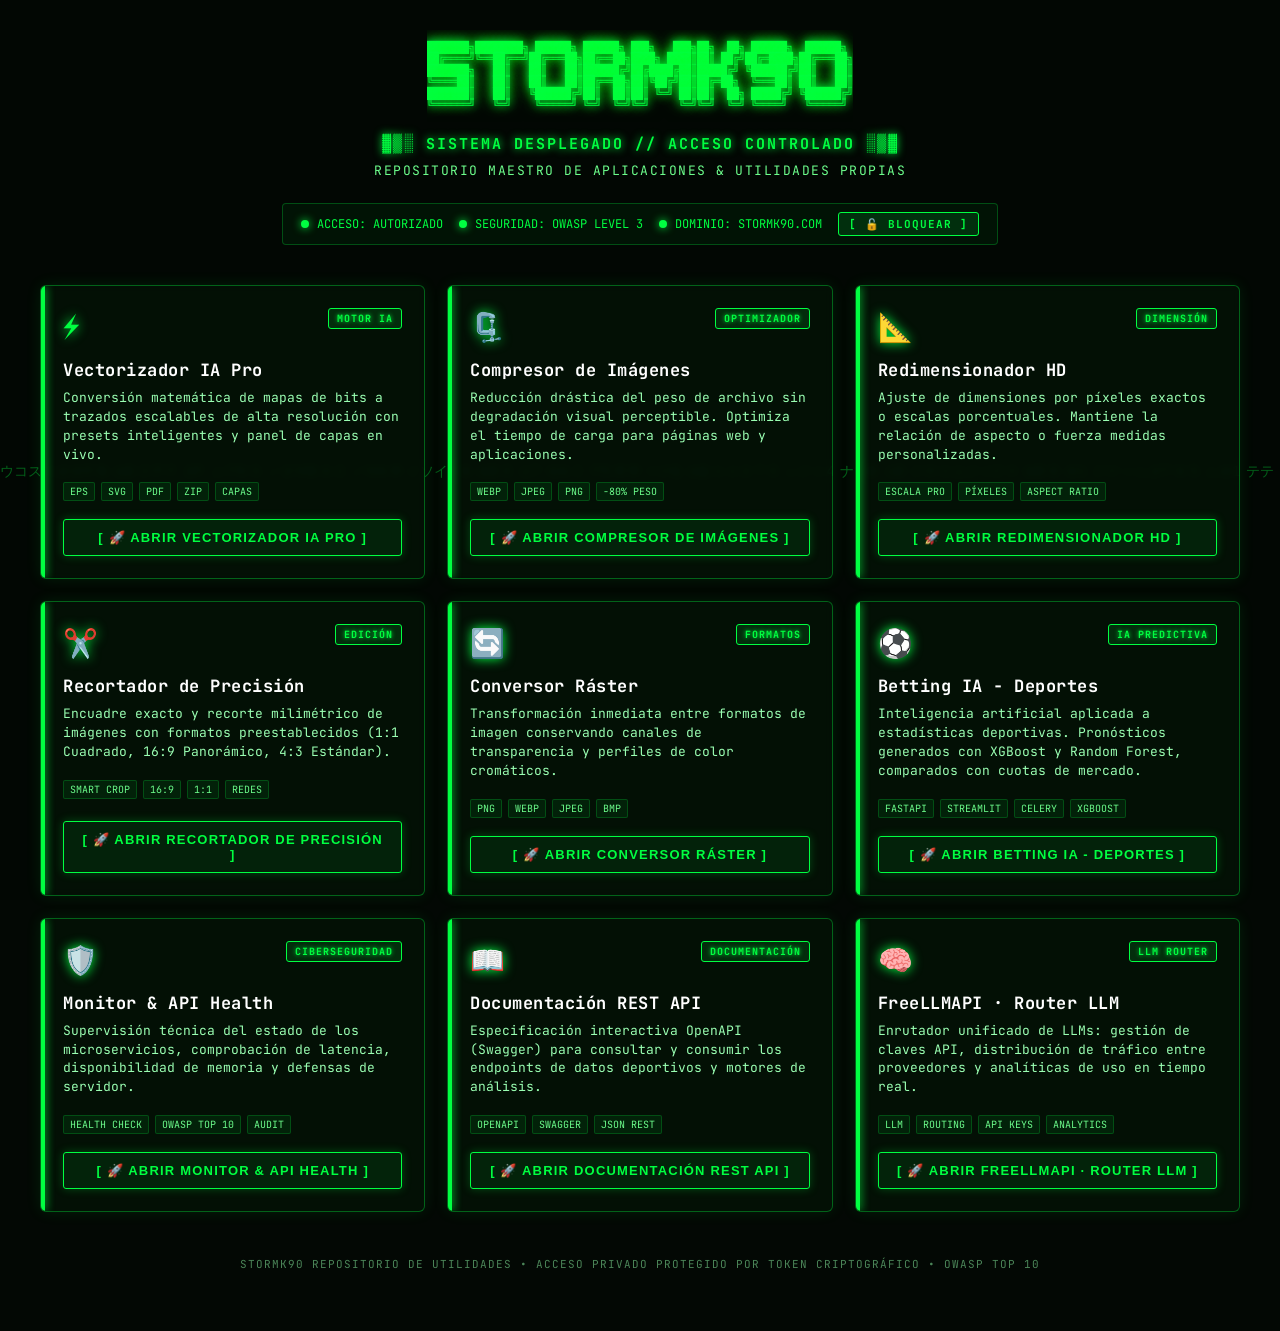
<file: index.html>
<!DOCTYPE html>
<html lang="es">
<head>
    <meta charset="UTF-8">
    <meta name="viewport" content="width=device-width, initial-scale=1.0">
    <meta http-equiv="Cache-Control" content="no-cache, no-store, must-revalidate">
    <title>STORMK90 // HUB CENTRAL - Repositorio de Utilidades Propias & IA</title>
    <link rel="preconnect" href="https://fonts.googleapis.com">
    <link rel="preconnect" href="https://fonts.gstatic.com" crossorigin>
    <link href="https://fonts.googleapis.com/css2?family=Courier+Prime:wght@400;700&family=JetBrains+Mono:wght@400;600;700&display=swap" rel="stylesheet">
    <style>
        * {
            box-sizing: border-box;
            margin: 0;
            padding: 0;
        }
        body {
            background: #030804;
            color: #00ff41;
            font-family: "JetBrains Mono", "Courier New", monospace;
            min-height: 100vh;
            overflow-x: hidden;
            display: flex;
            flex-direction: column;
            align-items: center;
            padding: 30px 20px 60px 20px;
            position: relative;
        }

        /* Lienzo de fondo con lluvia Matrix */
        .matrix-bg {
            position: fixed;
            top: 0;
            left: 0;
            width: 100%;
            height: 100%;
            pointer-events: none;
            z-index: 1;
            opacity: 0.35;
        }

        /* Contenedor principal */
        .main-container {
            position: relative;
            z-index: 10;
            width: 100%;
            max-width: 1200px;
            display: flex;
            flex-direction: column;
            align-items: center;
        }

        /* Cabecera ASCII */
        .ascii-art {
            color: #00ff41;
            font-size: min(10px, 2vw);
            line-height: 1.15;
            text-shadow: 0 0 10px #00ff41, 0 0 20px rgba(0, 255, 65, 0.6);
            white-space: pre;
            animation: flicker 0.15s infinite;
            text-align: center;
            margin-bottom: 12px;
            overflow-x: hidden;
            max-width: 100%;
        }

        .system-banner {
            text-align: center;
            margin-bottom: 24px;
        }

        .breach-alert {
            font-size: 15px;
            font-weight: 700;
            letter-spacing: 2px;
            text-shadow: 0 0 8px #00ff41;
            animation: pulse 2s infinite;
        }

        .hub-subtitle {
            margin-top: 8px;
            font-size: 13px;
            color: #6cfc8b;
            letter-spacing: 1.5px;
            text-transform: uppercase;
        }

        /* Barra de estado del sistema */
        .system-status-bar {
            display: flex;
            gap: 16px;
            justify-content: center;
            align-items: center;
            flex-wrap: wrap;
            margin-bottom: 30px;
            padding: 8px 18px;
            background: rgba(0, 255, 65, 0.05);
            border: 1px solid rgba(0, 255, 65, 0.25);
            border-radius: 4px;
            font-size: 12px;
        }

        .status-item {
            display: flex;
            align-items: center;
            gap: 8px;
        }

        .status-dot {
            width: 8px;
            height: 8px;
            border-radius: 50%;
            background: #00ff41;
            box-shadow: 0 0 8px #00ff41;
            animation: pulse 1.5s infinite;
        }

        .status-dot.locked {
            background: #ffcc00;
            box-shadow: 0 0 8px #ffcc00;
        }

        .auth-toggle-btn {
            background: rgba(0, 255, 65, 0.12);
            border: 1px solid #00ff41;
            color: #00ff41;
            font-family: inherit;
            font-size: 11px;
            font-weight: 700;
            padding: 4px 10px;
            border-radius: 3px;
            cursor: pointer;
            letter-spacing: 1px;
            transition: all 0.2s ease;
        }

        .auth-toggle-btn:hover {
            background: #00ff41;
            color: #030804;
            box-shadow: 0 0 10px #00ff41;
        }

        /* Botón Único de Acceso Principal */
        .access-main-btn {
            display: block;
            margin: 40px auto 10px auto;
            padding: 18px 42px;
            background: rgba(0, 255, 65, 0.1);
            border: 2px solid #00ff41;
            color: #00ff41;
            font-family: inherit;
            font-size: 16px;
            font-weight: 700;
            border-radius: 4px;
            cursor: pointer;
            letter-spacing: 2px;
            box-shadow: 0 0 18px rgba(0, 255, 65, 0.3);
            transition: all 0.25s ease;
            animation: pulse 2s infinite;
        }

        .access-main-btn:hover {
            background: #00ff41;
            color: #030804;
            box-shadow: 0 0 30px #00ff41;
            animation: none;
        }

        .hidden {
            display: none !important;
        }

        /* Cuadrícula Cyberpunk de Utilidades */
        .utils-grid {
            width: 100%;
            display: grid;
            grid-template-columns: repeat(auto-fill, minmax(320px, 1fr));
            gap: 22px;
            margin-top: 10px;
        }

        /* Tarjeta de Utilidad Individual */
        .util-card {
            background: rgba(4, 18, 7, 0.85);
            border: 1px solid rgba(0, 255, 65, 0.35);
            border-radius: 6px;
            padding: 22px;
            display: flex;
            flex-direction: column;
            justify-content: space-between;
            box-shadow: 0 0 15px rgba(0, 255, 65, 0.1);
            transition: all 0.3s cubic-bezier(0.25, 0.8, 0.25, 1);
            position: relative;
            overflow: hidden;
            backdrop-filter: blur(4px);
        }

        .util-card::before {
            content: "";
            position: absolute;
            top: 0;
            left: 0;
            width: 4px;
            height: 100%;
            background: #00ff41;
            box-shadow: 0 0 10px #00ff41;
            transition: width 0.3s ease;
        }

        .util-card:hover {
            transform: translateY(-4px);
            border-color: #00ff41;
            box-shadow: 0 0 25px rgba(0, 255, 65, 0.4);
            background: rgba(6, 26, 11, 0.95);
        }

        .util-card:hover::before {
            width: 8px;
        }

        .util-card.is-locked {
            border-color: rgba(255, 204, 0, 0.3);
        }
        .util-card.is-locked::before {
            background: #ffcc00;
            box-shadow: 0 0 10px #ffcc00;
        }

        .card-header {
            display: flex;
            align-items: flex-start;
            justify-content: space-between;
            margin-bottom: 14px;
        }

        .card-icon {
            font-size: 28px;
            filter: drop-shadow(0 0 6px #00ff41);
        }

        .card-badge {
            font-size: 10px;
            font-weight: 700;
            padding: 3px 8px;
            border: 1px solid #00ff41;
            background: rgba(0, 255, 65, 0.12);
            border-radius: 3px;
            letter-spacing: 1px;
            text-shadow: 0 0 4px #00ff41;
        }

        .card-title {
            font-size: 17px;
            font-weight: 700;
            color: #ffffff;
            margin-bottom: 8px;
            letter-spacing: 0.5px;
        }

        .card-desc {
            font-size: 13px;
            color: #9affb2;
            line-height: 1.45;
            margin-bottom: 18px;
            flex-grow: 1;
        }

        .card-tags {
            display: flex;
            gap: 6px;
            flex-wrap: wrap;
            margin-bottom: 18px;
        }

        .tag-pill {
            font-size: 10px;
            color: #6cfc8b;
            background: rgba(0, 255, 65, 0.08);
            border: 1px solid rgba(0, 255, 65, 0.2);
            padding: 2px 6px;
            border-radius: 2px;
        }

        /* Botón de Lanzamiento de Utilidad */
        .card-action-btn {
            display: block;
            text-align: center;
            color: #00ff41;
            text-decoration: none;
            font-size: 13px;
            font-weight: 700;
            padding: 10px 16px;
            border: 1px solid #00ff41;
            background: rgba(0, 255, 65, 0.08);
            box-shadow: 0 0 10px rgba(0, 255, 65, 0.25);
            border-radius: 3px;
            letter-spacing: 1.2px;
            transition: all 0.25s ease;
            cursor: pointer;
        }

        .card-action-btn:hover {
            background: #00ff41;
            color: #030804;
            box-shadow: 0 0 20px #00ff41;
        }

        .card-action-btn.btn-locked {
            color: #ffcc00;
            border-color: #ffcc00;
            background: rgba(255, 204, 0, 0.08);
            box-shadow: 0 0 10px rgba(255, 204, 0, 0.2);
        }

        .card-action-btn.btn-locked:hover {
            background: #ffcc00;
            color: #030804;
            box-shadow: 0 0 20px #ffcc00;
        }

        /* Modal Terminal Cyberpunk de Autenticación */
        .auth-overlay {
            position: fixed;
            top: 0;
            left: 0;
            width: 100%;
            height: 100%;
            background: rgba(3, 8, 4, 0.85);
            backdrop-filter: blur(8px);
            z-index: 1000;
            display: flex;
            justify-content: center;
            align-items: center;
            padding: 20px;
            opacity: 0;
            pointer-events: none;
            transition: opacity 0.3s ease;
        }

        .auth-overlay.active {
            opacity: 1;
            pointer-events: auto;
        }

        .auth-modal {
            background: #041207;
            border: 2px solid #00ff41;
            box-shadow: 0 0 35px rgba(0, 255, 65, 0.5);
            border-radius: 6px;
            width: 100%;
            max-width: 480px;
            padding: 28px;
            display: flex;
            flex-direction: column;
            position: relative;
        }

        .auth-modal-header {
            display: flex;
            justify-content: space-between;
            align-items: center;
            border-bottom: 1px solid rgba(0, 255, 65, 0.3);
            padding-bottom: 14px;
            margin-bottom: 20px;
        }

        .auth-modal-title {
            font-size: 16px;
            font-weight: 700;
            color: #ffffff;
            display: flex;
            align-items: center;
            gap: 8px;
        }

        .auth-modal-close {
            background: transparent;
            border: none;
            color: #00ff41;
            font-size: 18px;
            cursor: pointer;
            padding: 4px 8px;
        }

        .auth-modal-body p {
            font-size: 13px;
            color: #9affb2;
            line-height: 1.5;
            margin-bottom: 20px;
        }

        .auth-input-group {
            position: relative;
            margin-bottom: 15px;
        }

        .auth-input-prompt {
            position: absolute;
            left: 12px;
            top: 50%;
            transform: translateY(-50%);
            color: #00ff41;
            font-size: 14px;
            font-weight: 700;
            pointer-events: none;
        }

        .auth-password-input {
            width: 100%;
            padding: 12px 14px 12px 38px;
            background: #020703;
            border: 1px solid #00ff41;
            border-radius: 4px;
            color: #00ff41;
            font-family: inherit;
            font-size: 15px;
            outline: none;
            box-shadow: inset 0 0 8px rgba(0, 255, 65, 0.2);
            transition: all 0.2s ease;
        }

        .auth-password-input:focus {
            box-shadow: 0 0 15px #00ff41, inset 0 0 10px rgba(0, 255, 65, 0.3);
        }

        .auth-error-msg {
            color: #ff3344;
            font-size: 12px;
            min-height: 18px;
            margin-bottom: 15px;
            text-shadow: 0 0 5px rgba(255, 51, 68, 0.5);
            display: none;
        }

        .auth-submit-btn {
            width: 100%;
            padding: 12px;
            background: rgba(0, 255, 65, 0.15);
            border: 1px solid #00ff41;
            color: #00ff41;
            font-family: inherit;
            font-size: 14px;
            font-weight: 700;
            border-radius: 4px;
            cursor: pointer;
            letter-spacing: 1.5px;
            transition: all 0.25s ease;
        }

        .auth-submit-btn:hover {
            background: #00ff41;
            color: #030804;
            box-shadow: 0 0 20px #00ff41;
        }

        /* Pie de página */
        .footer-info {
            margin-top: 45px;
            font-size: 11px;
            color: #4b8558;
            text-align: center;
            letter-spacing: 1px;
        }

        /* Animaciones */
        @keyframes flicker {
            0%, 100% { opacity: 1; }
            50% { opacity: 0.94; }
        }

        @keyframes pulse {
            0%, 100% { opacity: 1; }
            50% { opacity: 0.65; }
        }

        @media (max-width: 768px) {
            .ascii-art {
                font-size: 7px;
            }
            .utils-grid {
                grid-template-columns: 1fr;
            }
        }
    </style>
</head>
<body>
    <!-- Lienzo interactivo Matrix -->
    <canvas id="matrix-canvas" class="matrix-bg"></canvas>

    <div class="main-container">
        <!-- Arte ASCII del Servidor STORMK90 -->
        <div class="ascii-art">
███████╗████████╗ ██████╗ ██████╗ ███╗   ███╗██╗  ██╗ ██████╗  ██████╗ 
██╔════╝╚══██╔══╝██╔═══██╗██╔══██╗████╗ ████║██║ ██╔╝██╔═████╗██╔═══██╗
███████╗   ██║   ██║   ██║██████╔╝██╔████╔██║█████╔╝ ╚██████╔╝██║   ██║
╚════██║   ██║   ██║   ██║██╔══██╗██║╚██╔╝██║██╔═██╗  ╚═══██║ ██║   ██║
███████║   ██║   ╚██████╔╝██║  ██║██║ ╚═╝ ██║██║  ██╗ █████╔╝ ╚██████╔╝
╚══════╝   ╚═╝    ╚═════╝ ╚═╝  ╚═╝╚═╝     ╚═╝╚═╝  ╚═╝ ╚════╝   ╚═════╝ 
        </div>

        <!-- Banner y Mensajes de Acceso -->
        <div class="system-banner">
            <div class="breach-alert">▓▒░ SISTEMA DESPLEGADO // ACCESO CONTROLADO ░▒▓</div>
            <div class="hub-subtitle">REPOSITORIO MAESTRO DE APLICACIONES &amp; UTILIDADES PROPIAS</div>
        </div>

        <!-- Barra de Estado en Tiempo Real con Indicador de Seguridad -->
        <div class="system-status-bar">
            <div class="status-item">
                <span class="status-dot" id="system-status-dot"></span>
                <span id="system-status-text">ACCESO: PROTEGIDO</span>
            </div>
            <div class="status-item">
                <span class="status-dot"></span>
                <span>SEGURIDAD: OWASP LEVEL 3</span>
            </div>
            <div class="status-item">
                <span class="status-dot"></span>
                <span>DOMINIO: STORMK90.COM</span>
            </div>
            <button class="auth-toggle-btn hidden" id="auth-status-btn" onclick="toggleAuthAction()">
                [ 🔓 BLOQUEAR ]
            </button>
        </div>

        <!-- Botón Único de Acceso (visible solo sin autenticar) -->
        <button class="access-main-btn" id="access-main-btn" onclick="openAuthModal()">
            [ 🔒 ACCEDER AL HUB ]
        </button>

        <!-- Cuadrícula de Aplicaciones y Utilidades (Grid Cyberpunk) -->
        <main class="utils-grid hidden" id="utils-grid">

            <!-- App 1: Conversor Vectorial IA -->
            <article class="util-card is-locked" data-card="true">
                <div>
                    <div class="card-header">
                        <span class="card-icon">⚡</span>
                        <span class="card-badge">MOTOR IA</span>
                    </div>
                    <h2 class="card-title">Vectorizador IA Pro</h2>
                    <p class="card-desc">
                        Conversión matemática de mapas de bits a trazados escalables de alta resolución con presets inteligentes y panel de capas en vivo.
                    </p>
                    <div class="card-tags">
                        <span class="tag-pill">EPS</span>
                        <span class="tag-pill">SVG</span>
                        <span class="tag-pill">PDF</span>
                        <span class="tag-pill">ZIP</span>
                        <span class="tag-pill">CAPAS</span>
                    </div>
                </div>
                <button class="card-action-btn btn-locked" data-protected="true" data-href="/utils/">
                    [ 🔒 DESBLOQUEAR VECTORIZADOR ]
                </button>
            </article>

            <!-- App 2: Compresor & Optimizador Gráfico -->
            <article class="util-card is-locked" data-card="true">
                <div>
                    <div class="card-header">
                        <span class="card-icon">🗜️</span>
                        <span class="card-badge">OPTIMIZADOR</span>
                    </div>
                    <h2 class="card-title">Compresor de Imágenes</h2>
                    <p class="card-desc">
                        Reducción drástica del peso de archivo sin degradación visual perceptible. Optimiza el tiempo de carga para páginas web y aplicaciones.
                    </p>
                    <div class="card-tags">
                        <span class="tag-pill">WEBP</span>
                        <span class="tag-pill">JPEG</span>
                        <span class="tag-pill">PNG</span>
                        <span class="tag-pill">-80% PESO</span>
                    </div>
                </div>
                <button class="card-action-btn btn-locked" data-protected="true" data-href="/utils/#compress">
                    [ 🔒 DESBLOQUEAR COMPRESOR ]
                </button>
            </article>

            <!-- App 3: Redimensionador Dinámico HD -->
            <article class="util-card is-locked" data-card="true">
                <div>
                    <div class="card-header">
                        <span class="card-icon">📐</span>
                        <span class="card-badge">DIMENSIÓN</span>
                    </div>
                    <h2 class="card-title">Redimensionador HD</h2>
                    <p class="card-desc">
                        Ajuste de dimensiones por píxeles exactos o escalas porcentuales. Mantiene la relación de aspecto o fuerza medidas personalizadas.
                    </p>
                    <div class="card-tags">
                        <span class="tag-pill">ESCALA PRO</span>
                        <span class="tag-pill">PÍXELES</span>
                        <span class="tag-pill">ASPECT RATIO</span>
                    </div>
                </div>
                <button class="card-action-btn btn-locked" data-protected="true" data-href="/utils/#resize">
                    [ 🔒 DESBLOQUEAR REDIMENSIONADOR ]
                </button>
            </article>

            <!-- App 4: Recortador de Precisión (Crop) -->
            <article class="util-card is-locked" data-card="true">
                <div>
                    <div class="card-header">
                        <span class="card-icon">✂️</span>
                        <span class="card-badge">EDICIÓN</span>
                    </div>
                    <h2 class="card-title">Recortador de Precisión</h2>
                    <p class="card-desc">
                        Encuadre exacto y recorte milimétrico de imágenes con formatos preestablecidos (1:1 Cuadrado, 16:9 Panorámico, 4:3 Estándar).
                    </p>
                    <div class="card-tags">
                        <span class="tag-pill">SMART CROP</span>
                        <span class="tag-pill">16:9</span>
                        <span class="tag-pill">1:1</span>
                        <span class="tag-pill">REDES</span>
                    </div>
                </div>
                <button class="card-action-btn btn-locked" data-protected="true" data-href="/utils/#crop">
                    [ 🔒 DESBLOQUEAR RECORTADOR ]
                </button>
            </article>

            <!-- App 5: Conversor Multiformato Ráster -->
            <article class="util-card is-locked" data-card="true">
                <div>
                    <div class="card-header">
                        <span class="card-icon">🔄</span>
                        <span class="card-badge">FORMATOS</span>
                    </div>
                    <h2 class="card-title">Conversor Ráster</h2>
                    <p class="card-desc">
                        Transformación inmediata entre formatos de imagen conservando canales de transparencia y perfiles de color cromáticos.
                    </p>
                    <div class="card-tags">
                        <span class="tag-pill">PNG</span>
                        <span class="tag-pill">WEBP</span>
                        <span class="tag-pill">JPEG</span>
                        <span class="tag-pill">BMP</span>
                    </div>
                </div>
                <button class="card-action-btn btn-locked" data-protected="true" data-href="/utils/#convert">
                    [ 🔒 DESBLOQUEAR CONVERSOR ]
                </button>
            </article>

            <!-- App 6: Betting IA (Predicciones Deportivas) -->
            <article class="util-card is-locked" data-card="true">
                <div>
                    <div class="card-header">
                        <span class="card-icon">⚽</span>
                        <span class="card-badge">IA PREDICTIVA</span>
                    </div>
                    <h2 class="card-title">Betting IA - Deportes</h2>
                    <p class="card-desc">
                        Inteligencia artificial aplicada a estadísticas deportivas. Pronósticos generados con XGBoost y Random Forest, comparados con cuotas de mercado.
                    </p>
                    <div class="card-tags">
                        <span class="tag-pill">FASTAPI</span>
                        <span class="tag-pill">STREAMLIT</span>
                        <span class="tag-pill">CELERY</span>
                        <span class="tag-pill">XGBOOST</span>
                    </div>
                </div>
                <button class="card-action-btn btn-locked" data-protected="true" data-href="/betting/">
                    [ 🔒 DESBLOQUEAR DASHBOARD IA ]
                </button>
            </article>

            <!-- App 7: Monitor de Seguridad & Estado API -->
            <article class="util-card is-locked" data-card="true">
                <div>
                    <div class="card-header">
                        <span class="card-icon">🛡️</span>
                        <span class="card-badge">CIBERSEGURIDAD</span>
                    </div>
                    <h2 class="card-title">Monitor &amp; API Health</h2>
                    <p class="card-desc">
                        Supervisión técnica del estado de los microservicios, comprobación de latencia, disponibilidad de memoria y defensas de servidor.
                    </p>
                    <div class="card-tags">
                        <span class="tag-pill">HEALTH CHECK</span>
                        <span class="tag-pill">OWASP TOP 10</span>
                        <span class="tag-pill">AUDIT</span>
                    </div>
                </div>
                <button class="card-action-btn btn-locked" data-protected="true" data-href="/api/health">
                    [ 🔒 DESBLOQUEAR MONITOR API ]
                </button>
            </article>

            <!-- App 8: API Docs Swagger (Betting IA) -->
            <article class="util-card is-locked" data-card="true">
                <div>
                    <div class="card-header">
                        <span class="card-icon">📖</span>
                        <span class="card-badge">DOCUMENTACIÓN</span>
                    </div>
                    <h2 class="card-title">Documentación REST API</h2>
                    <p class="card-desc">
                        Especificación interactiva OpenAPI (Swagger) para consultar y consumir los endpoints de datos deportivos y motores de análisis.
                    </p>
                    <div class="card-tags">
                        <span class="tag-pill">OPENAPI</span>
                        <span class="tag-pill">SWAGGER</span>
                        <span class="tag-pill">JSON REST</span>
                    </div>
                </div>
                <button class="card-action-btn btn-locked" data-protected="true" data-href="/betting/api/docs">
                    [ 🔒 DESBLOQUEAR DOCS API ]
                </button>
            </article>

            <!-- App 9: FreeLLMAPI - Unified LLM Router -->
            <article class="util-card is-locked" data-card="true">
                <div>
                    <div class="card-header">
                        <span class="card-icon">🧠</span>
                        <span class="card-badge">LLM ROUTER</span>
                    </div>
                    <h2 class="card-title">FreeLLMAPI · Router LLM</h2>
                    <p class="card-desc">
                        Enrutador unificado de LLMs: gestión de claves API, distribución de tráfico entre proveedores y analíticas de uso en tiempo real.
                    </p>
                    <div class="card-tags">
                        <span class="tag-pill">LLM</span>
                        <span class="tag-pill">ROUTING</span>
                        <span class="tag-pill">API KEYS</span>
                        <span class="tag-pill">ANALYTICS</span>
                    </div>
                </div>
                <button class="card-action-btn btn-locked" data-protected="true" data-href="/freellmapi/">
                    [ 🔒 ABRIR FREELLM API ]
                </button>
            </article>
        </main>

        <!-- Pie de página informativo -->
        <footer class="footer-info">
            STORMK90 REPOSITORIO DE UTILIDADES &bull; ACCESO PRIVADO PROTEGIDO POR TOKEN CRIPTOGRÁFICO &bull; OWASP TOP 10
        </footer>
    </div>

    <!-- Modal Cyberpunk de Autenticación Terminal -->
    <div class="auth-overlay" id="auth-overlay">
        <div class="auth-modal">
            <div class="auth-modal-header">
                <span class="auth-modal-title"><span>🛡️</span> PASARELA DE CONTROL DE ACCESO</span>
                <button class="auth-modal-close" onclick="closeAuthModal()">✕</button>
            </div>
            <div class="auth-modal-body">
                <p>Las utilidades y motores de IA están protegidos. Introduce la clave de acceso maestra para autorizar tu terminal de trabajo:</p>
                <div class="auth-input-group">
                    <span class="auth-input-prompt">&gt;_</span>
                    <input type="password" id="auth-pass-input" class="auth-password-input" placeholder="Clave de autorización..." autocomplete="off">
                </div>
                <div class="auth-error-msg" id="auth-error-msg">❌ CLAVE INCORRECTA // ACCESO DENEGADO</div>
                <button class="auth-submit-btn" id="auth-submit-btn" onclick="submitAuthPasscode()">
                    [ 🔓 AUTORIZAR ACCESO ]
                </button>
            </div>
        </div>
    </div>

    <!-- Script del Efecto Matrix y Seguridad Gatekeeper -->
    <script>
        /**
         * SEGURIDAD: este cliente NO contiene ningún secreto.
         * La clave se valida en el servidor (login.php) contra un hash PBKDF2
         * y la sesión vive en una cookie HttpOnly gestionada por el servidor.
         */
        let targetHrefAfterUnlock = null;
        let isAuthenticated = false;

        /**
         * Función: checkSession
         * Descripción: Pregunta al servidor si la sesión actual es válida.
         *              Las rutas protegidas (p.ej. /utils/) devuelven 302 hacia
         *              /?auth=required... si no hay cookie de sesión válida.
         */
        async function checkSession() {
            try {
                const res = await fetch("/utils/", { method: "HEAD", credentials: "same-origin", redirect: "follow" });
                return res.status === 200 && !res.redirected;
            } catch (e) {
                return false;
            }
        }

        /**
         * Función: openAuthModal
         * Descripción: Muestra la ventana modal de autenticación terminal y enfoca el campo de entrada.
         */
        function openAuthModal(targetHref = null) {
            targetHrefAfterUnlock = targetHref;
            const overlay = document.getElementById("auth-overlay");
            const input = document.getElementById("auth-pass-input");
            const errorMsg = document.getElementById("auth-error-msg");
            errorMsg.style.display = "none";
            input.value = "";
            overlay.classList.add("active");
            setTimeout(() => input.focus(), 150);
        }

        /**
         * Función: closeAuthModal
         * Descripción: Cierra la ventana modal de autenticación.
         */
        function closeAuthModal() {
            document.getElementById("auth-overlay").classList.remove("active");
            targetHrefAfterUnlock = null;
        }

        /**
         * Función: submitAuthPasscode
         * Descripción: Envía la clave al servidor (login.php), que la verifica
         *              contra su hash PBKDF2 y emite la cookie de sesión HttpOnly.
         */
        async function submitAuthPasscode() {
            const input = document.getElementById("auth-pass-input");
            const errorMsg = document.getElementById("auth-error-msg");
            const submitBtn = document.getElementById("auth-submit-btn");
            const rawPassword = input.value.trim();

            if (!rawPassword) {
                errorMsg.textContent = "⚠️ DEBES INTRODUCIR UNA CLAVE";
                errorMsg.style.display = "block";
                return;
            }

            submitBtn.disabled = true;
            let res, data = {};
            try {
                res = await fetch("/login.php", {
                    method: "POST",
                    headers: { "Content-Type": "application/json" },
                    credentials: "same-origin",
                    body: JSON.stringify({ pass: rawPassword }),
                });
                data = await res.json().catch(() => ({}));
            } catch (e) {
                errorMsg.textContent = "🛑 ERROR DE CONEXIÓN // REINTENTE";
                errorMsg.style.display = "block";
                submitBtn.disabled = false;
                return;
            }
            input.value = "";

            if (res.ok && data.ok) {
                closeAuthModal();
                updateUIForAuthState(true);
                if (targetHrefAfterUnlock) {
                    window.location.href = targetHrefAfterUnlock;
                }
                return;
            }

            submitBtn.disabled = false;
            if (res.status === 429 || data.error === "too_many") {
                errorMsg.textContent = "🛑 DEMASIADOS INTENTOS // BLOQUEO TEMPORAL";
                submitBtn.disabled = true;
                setTimeout(() => {
                    submitBtn.disabled = false;
                    errorMsg.style.display = "none";
                }, 60000);
            } else {
                errorMsg.textContent = "❌ CLAVE INVÁLIDA";
                input.focus();
            }
            errorMsg.style.display = "block";
        }

        /**
         * Función: toggleAuthAction
         * Descripción: Cierra la sesión activa (bloquear) o abre el modal según el estado.
         */
        async function toggleAuthAction() {
            if (isAuthenticated) {
                try { await fetch("/logout.php", { method: "POST", credentials: "same-origin" }); } catch (e) {}
                updateUIForAuthState(false);
            } else {
                openAuthModal();
            }
        }

        /**
         * Función: updateUIForAuthState
         * Descripción: Actualiza dinámicamente las tarjetas y botones según el estado de autenticación.
         */
        function updateUIForAuthState(authenticated) {
            isAuthenticated = authenticated;
            const statusDot = document.getElementById("system-status-dot");
            const statusText = document.getElementById("system-status-text");
            const statusBtn = document.getElementById("auth-status-btn");
            const mainGateBtn = document.getElementById("access-main-btn");
            const utilsGrid = document.getElementById("utils-grid");
            const cards = document.querySelectorAll("[data-card='true']");
            const actionBtns = document.querySelectorAll("[data-protected='true']");

            if (authenticated) {
                statusDot.classList.remove("locked");
                statusText.textContent = "ACCESO: AUTORIZADO";
                statusBtn.classList.remove("hidden");
                statusBtn.textContent = "[ 🔓 BLOQUEAR ]";
                mainGateBtn.classList.add("hidden");
                utilsGrid.classList.remove("hidden");

                cards.forEach(card => card.classList.remove("is-locked"));
                actionBtns.forEach(btn => {
                    btn.classList.remove("btn-locked");
                    const href = btn.getAttribute("data-href");
                    const cardTitle = btn.closest(".util-card").querySelector(".card-title").textContent;
                    btn.textContent = `[ 🚀 ABRIR ${cardTitle.toUpperCase()} ]`;
                    btn.onclick = () => window.location.href = href;
                });
            } else {
                statusDot.classList.add("locked");
                statusText.textContent = "ACCESO: PROTEGIDO";
                statusBtn.classList.add("hidden");
                statusBtn.textContent = "[ 🔒 DESBLOQUEAR ]";
                mainGateBtn.classList.remove("hidden");
                utilsGrid.classList.add("hidden");

                cards.forEach(card => card.classList.add("is-locked"));
                actionBtns.forEach(btn => {
                    btn.classList.add("btn-locked");
                    const href = btn.getAttribute("data-href");
                    const cardTitle = btn.closest(".util-card").querySelector(".card-title").textContent;
                    btn.textContent = `[ 🔒 DESBLOQUEAR ${cardTitle.toUpperCase()} ]`;
                    btn.onclick = (e) => {
                        e.preventDefault();
                        openAuthModal(href);
                    };
                });
            }
        }

        /**
         * Función: initMatrixRain
         * Descripción: Inicializa el renderizado gráfico de la lluvia de caracteres Matrix en el canvas.
         */
        function initMatrixRain() {
            const canvas = document.getElementById("matrix-canvas");
            const ctx = canvas.getContext("2d");

            function resizeCanvas() {
                canvas.width = window.innerWidth;
                canvas.height = window.innerHeight;
            }
            resizeCanvas();
            window.addEventListener("resize", resizeCanvas);

            const characters = "ABCDEFGHIJKLMNOPQRSTUVWXYZ0123456789アイウエオカキクケコサシスセソタチツテトナニヌネノ";
            const fontSize = 14;
            const columns = Math.floor(canvas.width / fontSize);
            const drops = Array(columns).fill(1);

            function drawMatrixFrame() {
                ctx.fillStyle = "rgba(3, 8, 4, 0.08)";
                ctx.fillRect(0, 0, canvas.width, canvas.height);

                ctx.fillStyle = "#00ff41";
                ctx.font = `${fontSize}px "JetBrains Mono", monospace`;

                for (let i = 0; i < drops.length; i++) {
                    const text = characters.charAt(Math.floor(Math.random() * characters.length));
                    ctx.fillText(text, i * fontSize, drops[i] * fontSize);

                    if (drops[i] * fontSize > canvas.height && Math.random() > 0.975) {
                        drops[i] = 0;
                    }
                    drops[i]++;
                }
            }

            setInterval(drawMatrixFrame, 35);
        }

        // Listener para permitir presionar Enter en el campo de contraseña
        document.addEventListener("DOMContentLoaded", async () => {
            initMatrixRain();
            localStorage.removeItem("stormk90_auth_token"); // limpiar restos del sistema anterior
            const authenticated = await checkSession();
            updateUIForAuthState(authenticated);

            const urlParams = new URLSearchParams(window.location.search);
            const redirectFrom = urlParams.get("from");
            if (urlParams.get("auth") === "required" && !authenticated) {
                openAuthModal(redirectFrom || "/utils/");
                const errorMsg = document.getElementById("auth-error-msg");
                errorMsg.textContent = "⚠️ RECURSO PROTEGIDO // INTRODUZCA CLAVE MAESTRA";
                errorMsg.style.color = "#ffcc00";
                errorMsg.style.display = "block";
            }

            const passInput = document.getElementById("auth-pass-input");
            passInput.addEventListener("keydown", (e) => {
                if (e.key === "Enter") {
                    submitAuthPasscode();
                }
            });
        });
    </script>
</body>
</html>
</file>
